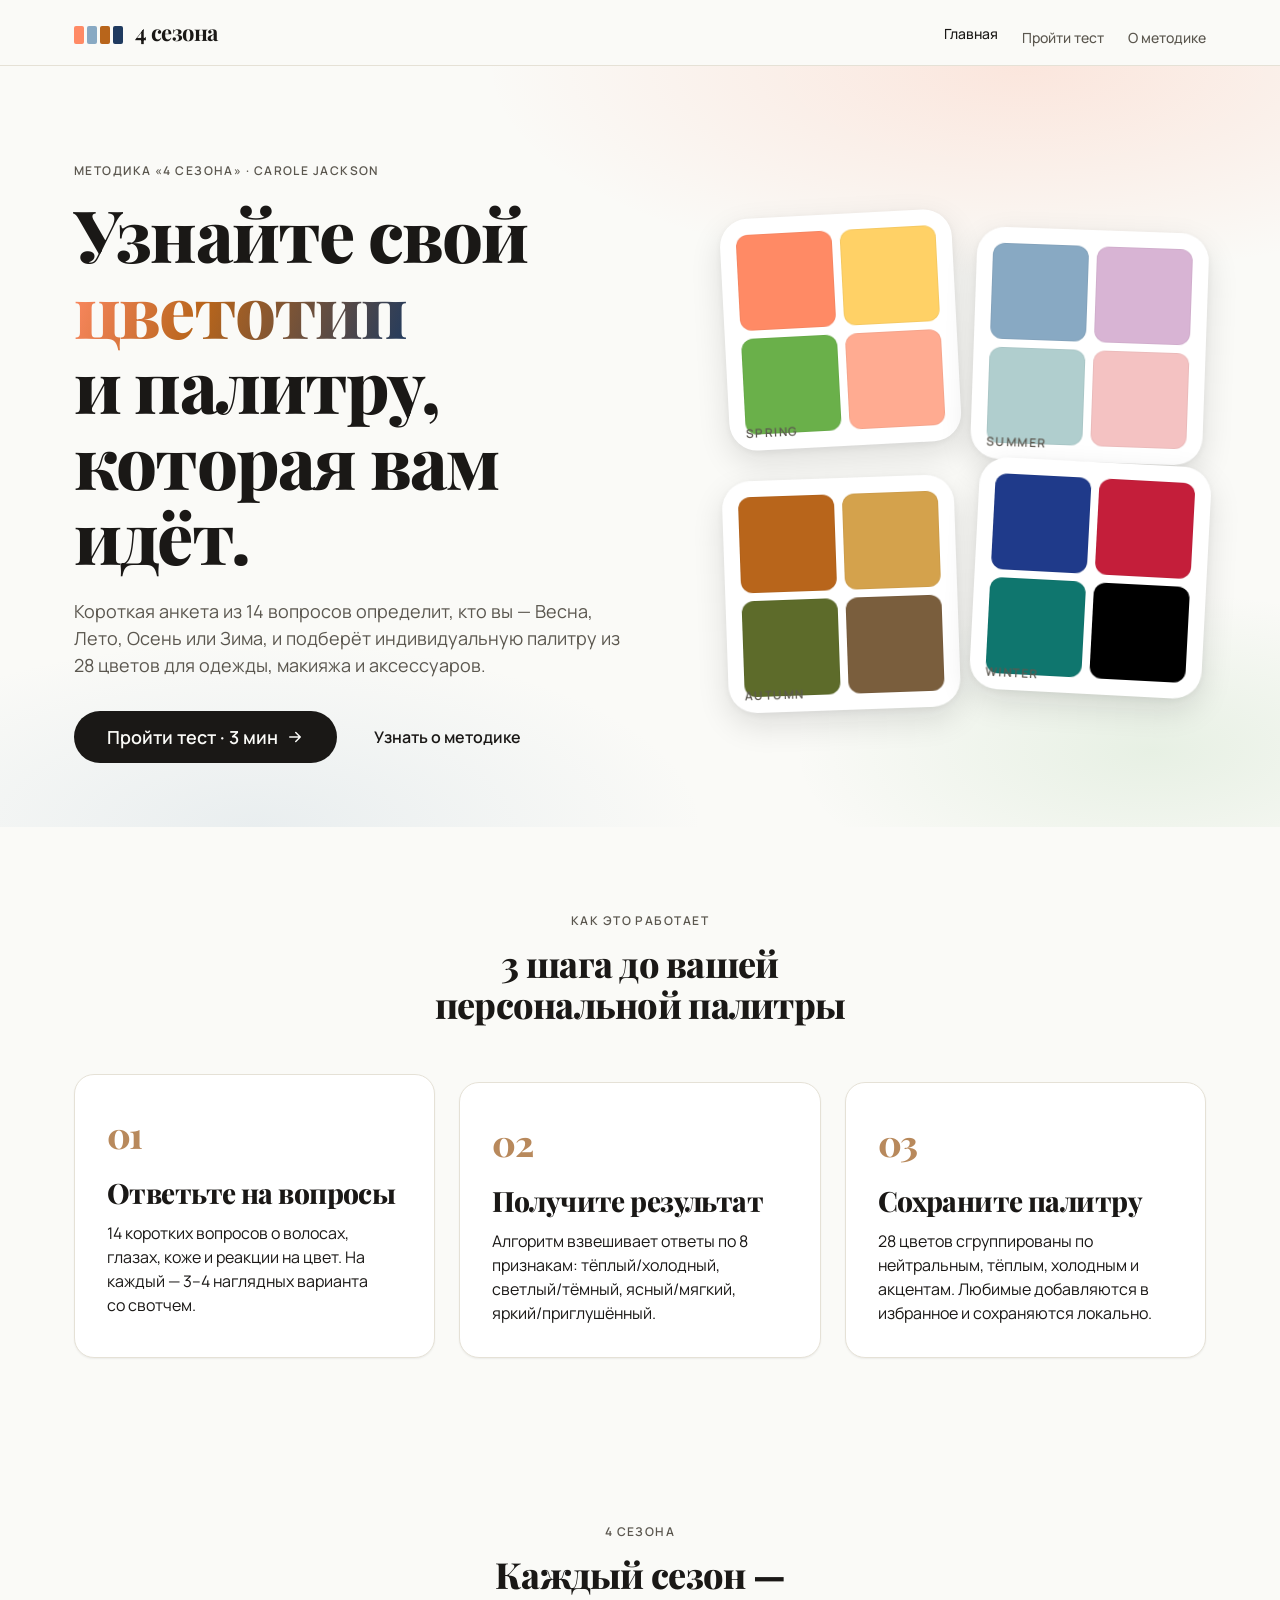
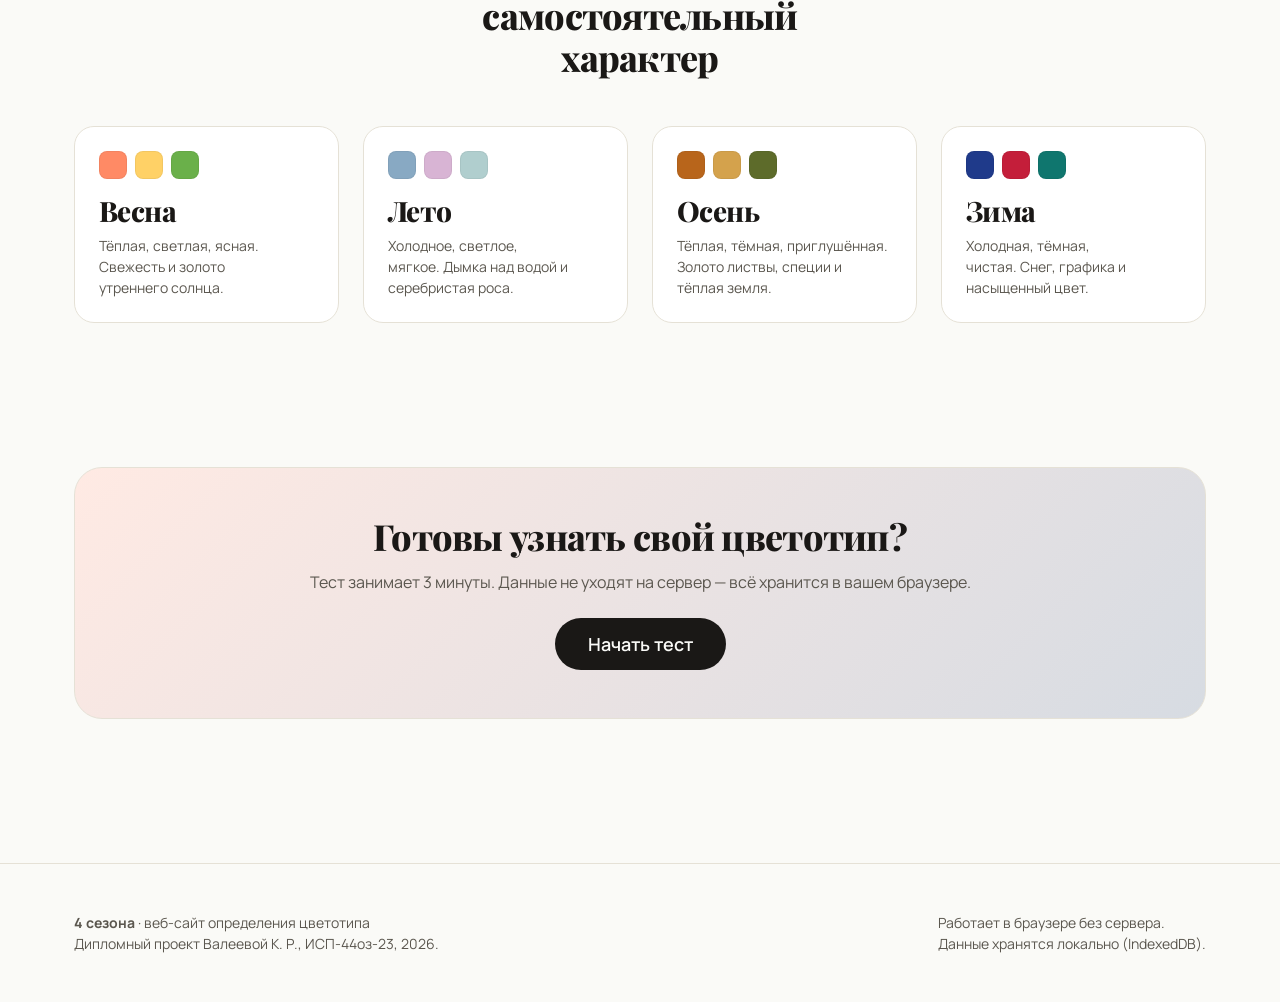
<file: index.html>
<!doctype html>
<html lang="ru" data-theme="light">
  <head>
    <meta charset="UTF-8" />
    <meta name="viewport" content="width=device-width, initial-scale=1.0" />
    <meta name="theme-color" content="#fafaf7" />
    <meta name="description" content="Определите свой цветотип по методике «4 сезона» — анкета, индивидуальная палитра, рекомендации по цветам." />
    <title>4 сезона — определение цветотипа</title>
    <link rel="icon" type="image/svg+xml" href="./assets/favicon-DSIYKlfr.svg" />
    <link rel="preconnect" href="https://fonts.googleapis.com" />
    <link rel="preconnect" href="https://fonts.gstatic.com" crossorigin />
    <link rel="stylesheet" href="https://fonts.googleapis.com/css2?family=Manrope:wght@400;500;600;700;800&family=Playfair+Display:ital,wght@0,400;0,700;1,400&display=swap" />
    <script type="module" crossorigin src="./assets/main-CthzuSjB.js"></script>
    <link rel="modulepreload" crossorigin href="./assets/chrome-wK2Qf8XE.js">
    <link rel="stylesheet" crossorigin href="./assets/chrome-CmpPD_js.css?v=20260516-fix">
    <link rel="stylesheet" crossorigin href="./assets/main-DQRbw_kM.css?v=20260516-fix">
  </head>
  <body data-page="home">
    <main id="main">
      <!-- HERO -->
      <section class="hero">
        <div class="container hero__inner">
          <div class="hero__content reveal">
            <div class="eyebrow">Методика «4 сезона» · Carole Jackson</div>
            <h1 class="hero__title">
              Узнайте свой <span class="hero__title-mark">цветотип</span>
              <br />и палитру, которая вам идёт.
            </h1>
            <p class="hero__lede">
              Короткая анкета из 14 вопросов определит, кто вы — Весна, Лето,
              Осень или Зима, и подберёт индивидуальную палитру из 28 цветов
              для одежды, макияжа и аксессуаров.
            </p>
            <div class="hero__actions">
              <a class="btn btn--primary btn--lg" href="./quiz.html">
                Пройти тест · 3 мин
                <svg width="18" height="18" viewBox="0 0 24 24" fill="none" aria-hidden="true">
                  <path d="M5 12h14m-6-6 6 6-6 6" stroke="currentColor" stroke-width="2" stroke-linecap="round" stroke-linejoin="round"/>
                </svg>
              </a>
              <a class="btn btn--ghost" href="./about.html">Узнать о методике</a>
            </div>
          </div>
          <div class="hero__visual reveal" aria-hidden="true">
            <div class="hero-bouquet">
              <div class="hero-bouquet__season" data-season="spring">
                <span style="background:#FF8A65"></span>
                <span style="background:#FFD166"></span>
                <span style="background:#6AB04A"></span>
                <span style="background:#FFAB91"></span>
              </div>
              <div class="hero-bouquet__season" data-season="summer">
                <span style="background:#88A9C3"></span>
                <span style="background:#D8B4D4"></span>
                <span style="background:#B0CECE"></span>
                <span style="background:#F4C2C2"></span>
              </div>
              <div class="hero-bouquet__season" data-season="autumn">
                <span style="background:#B8651B"></span>
                <span style="background:#D4A24C"></span>
                <span style="background:#5D6B2A"></span>
                <span style="background:#7A5E3D"></span>
              </div>
              <div class="hero-bouquet__season" data-season="winter">
                <span style="background:#1F3A8A"></span>
                <span style="background:#C41E3A"></span>
                <span style="background:#0F766E"></span>
                <span style="background:#000000"></span>
              </div>
            </div>
          </div>
        </div>
      </section>

      <!-- HOW IT WORKS -->
      <section class="section how">
        <div class="container">
          <header class="section-head reveal">
            <span class="eyebrow">Как это работает</span>
            <h2>3 шага до вашей персональной палитры</h2>
          </header>
          <ol class="how__steps">
            <li class="how__step card card--padded reveal">
              <div class="how__step-num">01</div>
              <h3>Ответьте на вопросы</h3>
              <p>14 коротких вопросов о волосах, глазах, коже и реакции на цвет. На каждый — 3–4 наглядных варианта со свотчем.</p>
            </li>
            <li class="how__step card card--padded reveal">
              <div class="how__step-num">02</div>
              <h3>Получите результат</h3>
              <p>Алгоритм взвешивает ответы по 8 признакам: тёплый/холодный, светлый/тёмный, ясный/мягкий, яркий/приглушённый.</p>
            </li>
            <li class="how__step card card--padded reveal">
              <div class="how__step-num">03</div>
              <h3>Сохраните палитру</h3>
              <p>28 цветов сгруппированы по нейтральным, тёплым, холодным и акцентам. Любимые добавляются в избранное и сохраняются локально.</p>
            </li>
          </ol>
        </div>
      </section>

      <!-- SEASONS PREVIEW -->
      <section class="section seasons-preview">
        <div class="container">
          <header class="section-head reveal">
            <span class="eyebrow">4 сезона</span>
            <h2>Каждый сезон — самостоятельный характер</h2>
          </header>
          <div class="grid-auto" style="--grid-min: 220px;">
            <article class="season-card reveal" data-season="spring">
              <div class="season-card__chips">
                <span style="background:#FF8A65"></span>
                <span style="background:#FFD166"></span>
                <span style="background:#6AB04A"></span>
              </div>
              <h3>Весна</h3>
              <p>Тёплая, светлая, ясная. Свежесть и золото утреннего солнца.</p>
            </article>
            <article class="season-card reveal" data-season="summer">
              <div class="season-card__chips">
                <span style="background:#88A9C3"></span>
                <span style="background:#D8B4D4"></span>
                <span style="background:#B0CECE"></span>
              </div>
              <h3>Лето</h3>
              <p>Холодное, светлое, мягкое. Дымка над водой и серебристая роса.</p>
            </article>
            <article class="season-card reveal" data-season="autumn">
              <div class="season-card__chips">
                <span style="background:#B8651B"></span>
                <span style="background:#D4A24C"></span>
                <span style="background:#5D6B2A"></span>
              </div>
              <h3>Осень</h3>
              <p>Тёплая, тёмная, приглушённая. Золото листвы, специи и тёплая земля.</p>
            </article>
            <article class="season-card reveal" data-season="winter">
              <div class="season-card__chips">
                <span style="background:#1F3A8A"></span>
                <span style="background:#C41E3A"></span>
                <span style="background:#0F766E"></span>
              </div>
              <h3>Зима</h3>
              <p>Холодная, тёмная, чистая. Снег, графика и насыщенный цвет.</p>
            </article>
          </div>
        </div>
      </section>

      <!-- CTA -->
      <section class="cta">
        <div class="container">
          <div class="cta__card reveal">
            <h2>Готовы узнать свой цветотип?</h2>
            <p>Тест занимает 3 минуты. Данные не уходят на сервер — всё хранится в вашем браузере.</p>
            <a class="btn btn--primary btn--lg" href="./quiz.html">Начать тест</a>
          </div>
        </div>
      </section>
    </main>
  </body>
</html>
</file>
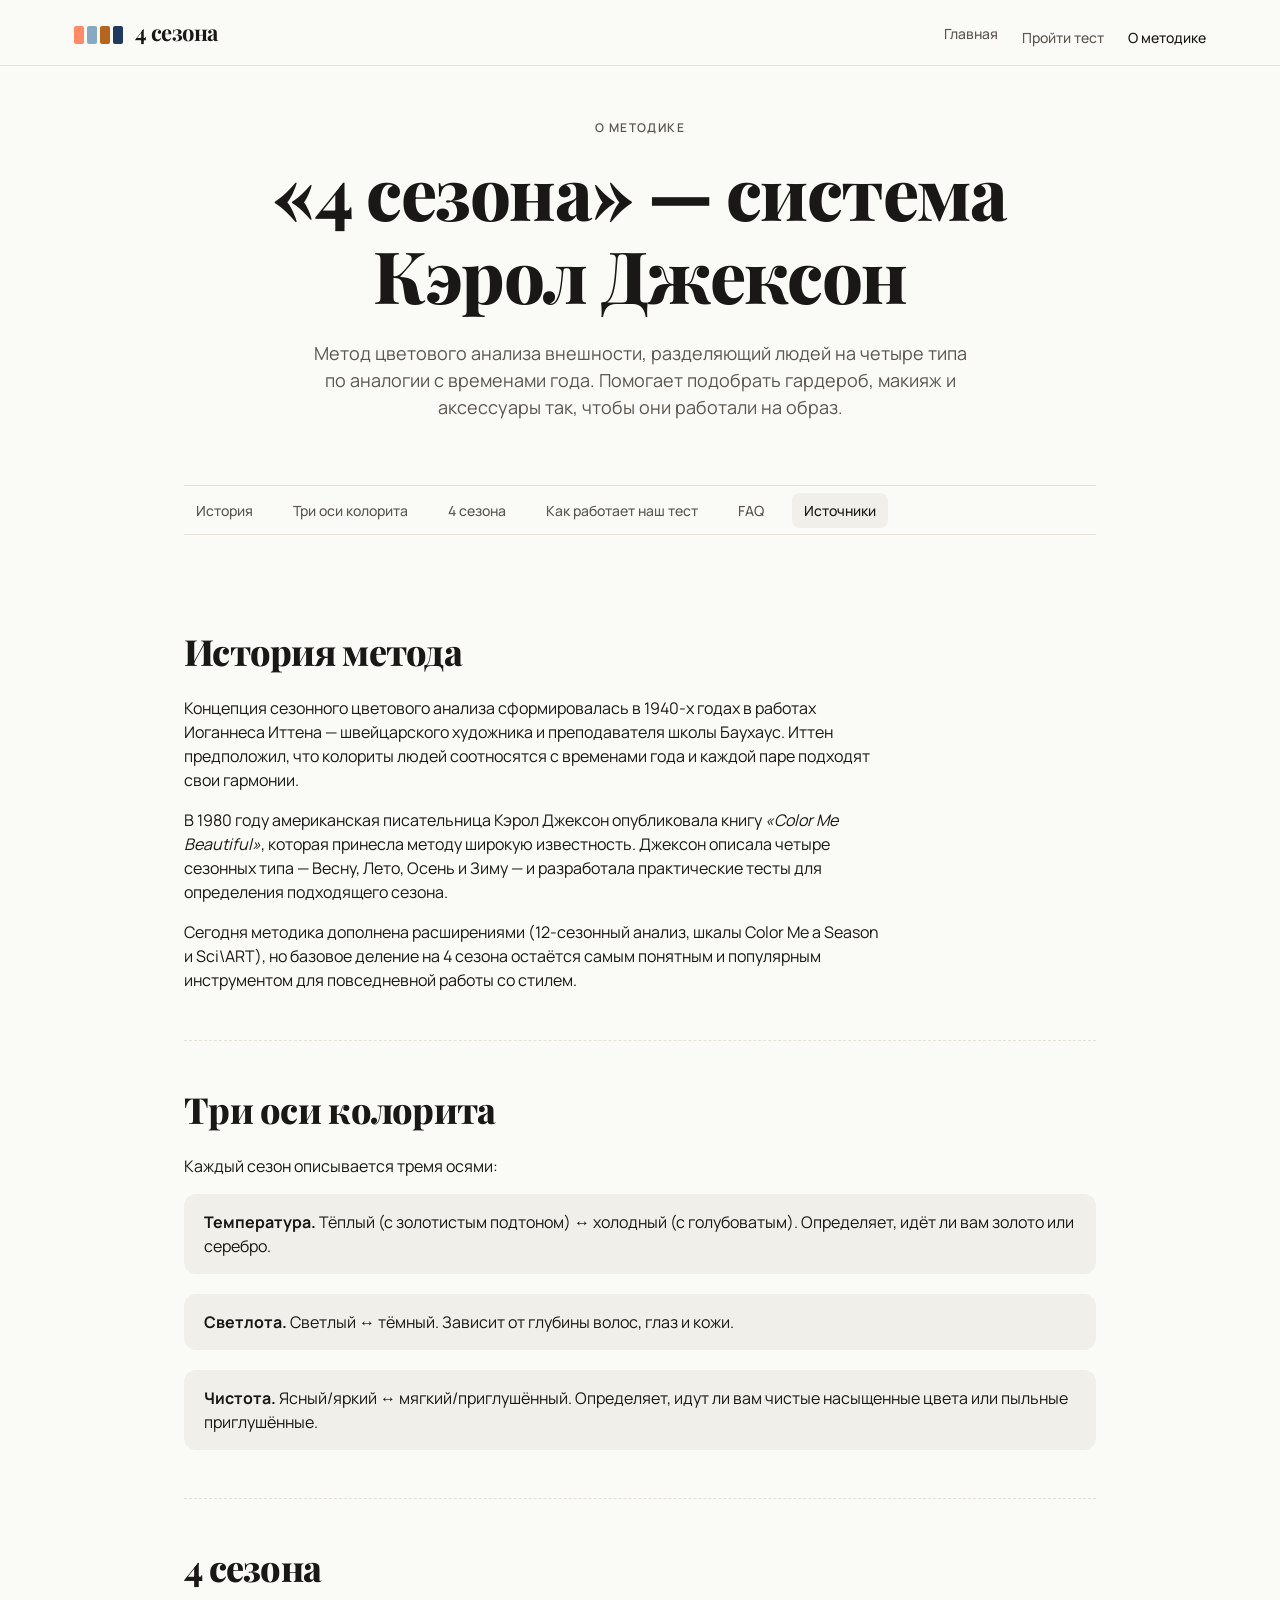
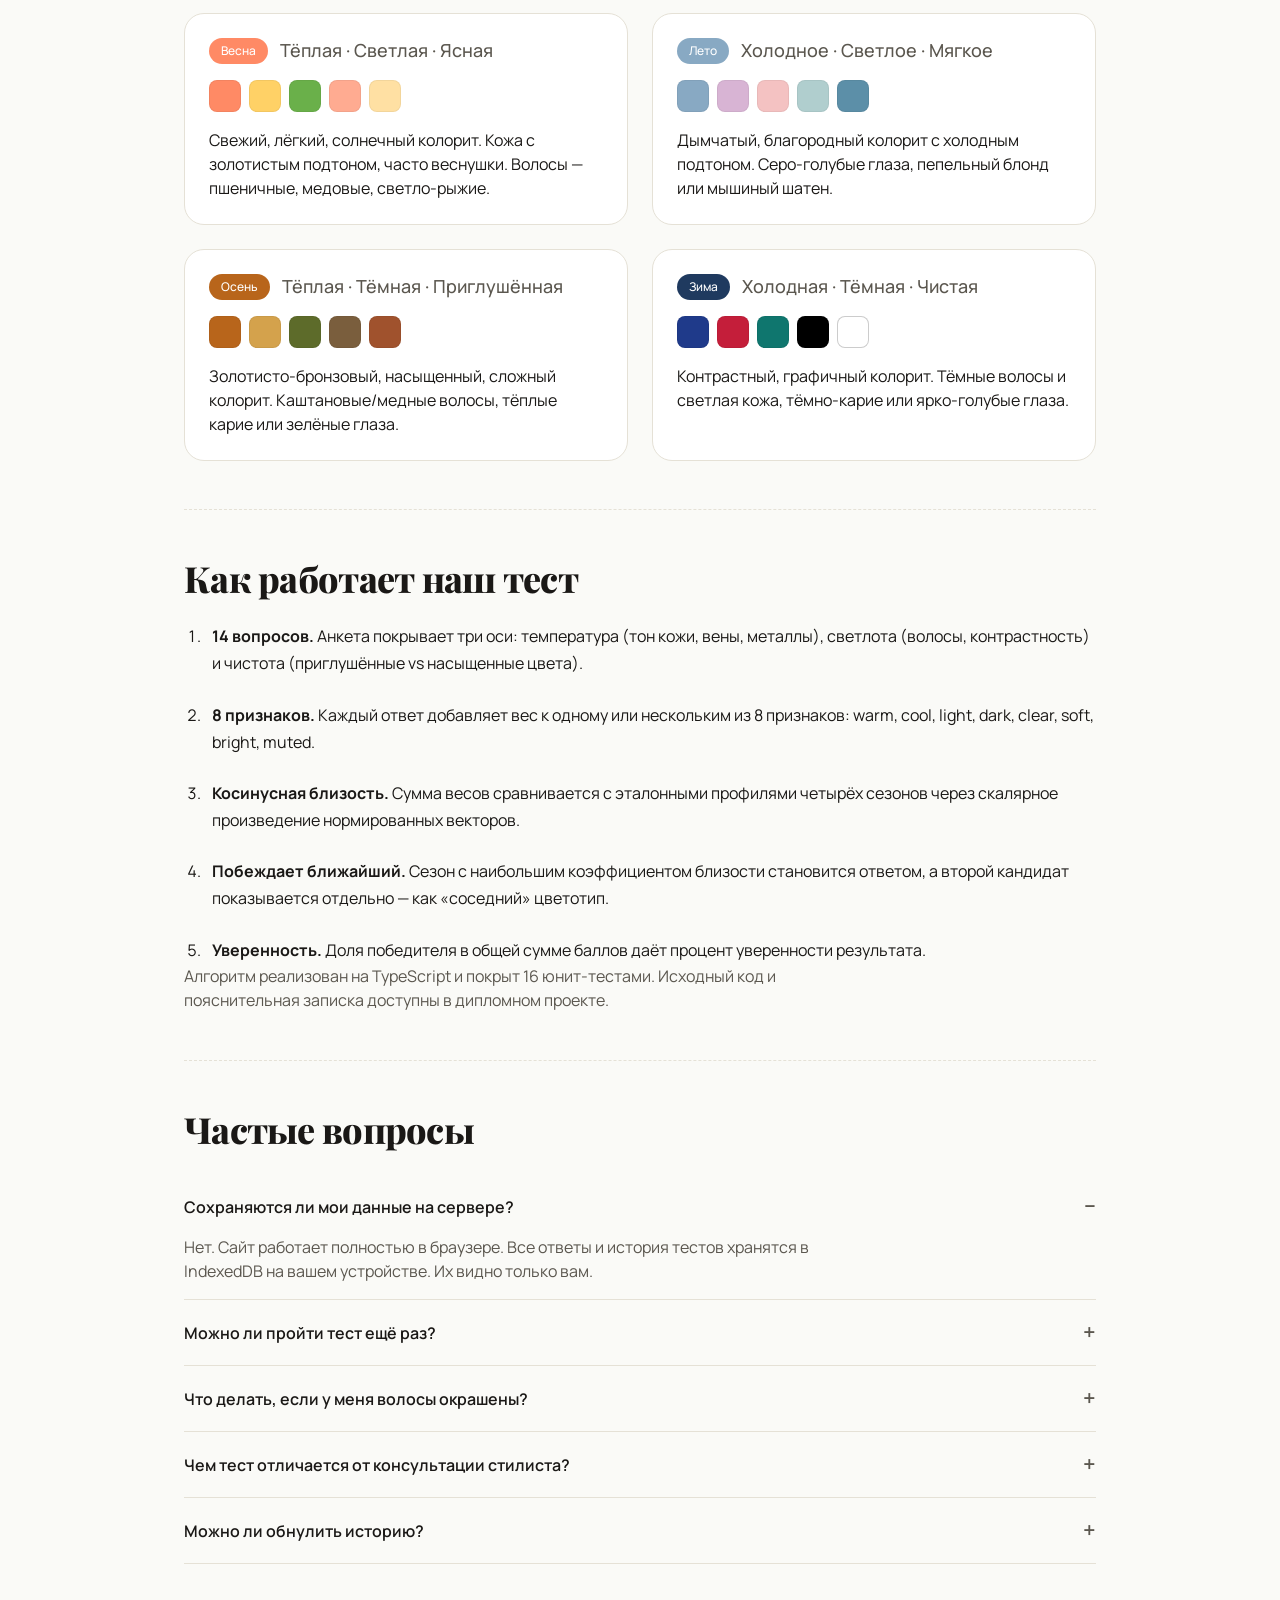
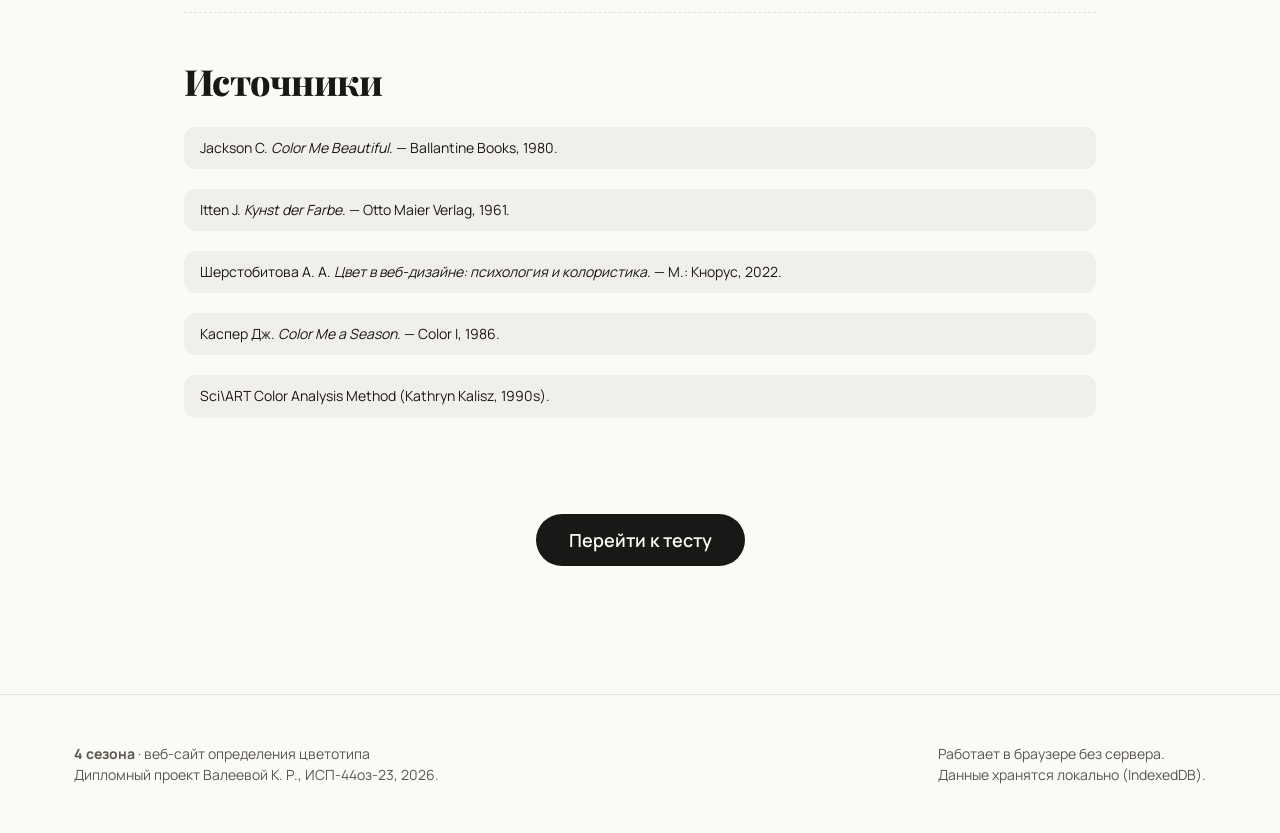
<file: about.html>
<!doctype html>
<html lang="ru" data-theme="light">
  <head>
    <meta charset="UTF-8" />
    <meta name="viewport" content="width=device-width, initial-scale=1.0" />
    <meta name="theme-color" content="#fafaf7" />
    <title>О методике «4 сезона»</title>
    <link rel="icon" type="image/svg+xml" href="./assets/favicon-DSIYKlfr.svg" />
    <link rel="preconnect" href="https://fonts.googleapis.com" />
    <link rel="preconnect" href="https://fonts.gstatic.com" crossorigin />
    <link rel="stylesheet" href="https://fonts.googleapis.com/css2?family=Manrope:wght@400;500;600;700;800&family=Playfair+Display:ital,wght@0,400;0,700;1,400&display=swap" />
    <script type="module" crossorigin src="./assets/about-DW3j091v.js"></script>
    <link rel="modulepreload" crossorigin href="./assets/chrome-wK2Qf8XE.js">
    <link rel="stylesheet" crossorigin href="./assets/chrome-CmpPD_js.css?v=20260516-fix">
    <link rel="stylesheet" crossorigin href="./assets/about-C-vaChTn.css?v=20260516-fix">
  </head>
  <body data-page="about">
    <main id="main">
      <div class="container container-md">
        <header class="about-hero">
          <span class="eyebrow">О методике</span>
          <h1>«4 сезона» — система Кэрол Джексон</h1>
          <p class="about-hero__lede">
            Метод цветового анализа внешности, разделяющий людей на четыре
            типа по аналогии с временами года. Помогает подобрать гардероб,
            макияж и аксессуары так, чтобы они работали на образ.
          </p>
        </header>

        <nav class="about-toc" aria-label="Содержание">
          <ul>
            <li><a href="#history">История</a></li>
            <li><a href="#axes">Три оси колорита</a></li>
            <li><a href="#seasons">4 сезона</a></li>
            <li><a href="#how">Как работает наш тест</a></li>
            <li><a href="#faq">FAQ</a></li>
            <li><a href="#sources">Источники</a></li>
          </ul>
        </nav>

        <section id="history" class="about-section">
          <h2>История метода</h2>
          <p>
            Концепция сезонного цветового анализа сформировалась в 1940-х годах
            в работах Иоганнеса Иттена — швейцарского художника и преподавателя
            школы Баухаус. Иттен предположил, что колориты людей соотносятся
            с временами года и каждой паре подходят свои гармонии.
          </p>
          <p>
            В 1980 году американская писательница Кэрол Джексон опубликовала
            книгу <em>«Color Me Beautiful»</em>, которая принесла методу
            широкую известность. Джексон описала четыре сезонных типа —
            Весну, Лето, Осень и Зиму — и разработала практические тесты для
            определения подходящего сезона.
          </p>
          <p>
            Сегодня методика дополнена расширениями (12-сезонный анализ,
            шкалы Color Me a Season и Sci\ART), но базовое деление на 4 сезона
            остаётся самым понятным и популярным инструментом для повседневной
            работы со стилем.
          </p>
        </section>

        <section id="axes" class="about-section">
          <h2>Три оси колорита</h2>
          <p>Каждый сезон описывается тремя осями:</p>
          <ul class="axis-list">
            <li>
              <strong>Температура.</strong>
              Тёплый (с золотистым подтоном) ↔ холодный (с голубоватым).
              Определяет, идёт ли вам золото или серебро.
            </li>
            <li>
              <strong>Светлота.</strong>
              Светлый ↔ тёмный. Зависит от глубины волос, глаз и кожи.
            </li>
            <li>
              <strong>Чистота.</strong>
              Ясный/яркий ↔ мягкий/приглушённый. Определяет, идут ли вам
              чистые насыщенные цвета или пыльные приглушённые.
            </li>
          </ul>
        </section>

        <section id="seasons" class="about-section">
          <h2>4 сезона</h2>
          <div class="seasons-detail">
            <article class="season-detail" data-season="spring">
              <header>
                <span class="badge badge--season-spring">Весна</span>
                <h3>Тёплая · Светлая · Ясная</h3>
              </header>
              <div class="season-detail__chips">
                <span style="background:#FF8A65"></span>
                <span style="background:#FFD166"></span>
                <span style="background:#6AB04A"></span>
                <span style="background:#FFAB91"></span>
                <span style="background:#FFE0A3"></span>
              </div>
              <p>Свежий, лёгкий, солнечный колорит. Кожа с золотистым подтоном, часто веснушки. Волосы — пшеничные, медовые, светло-рыжие.</p>
            </article>
            <article class="season-detail" data-season="summer">
              <header>
                <span class="badge badge--season-summer">Лето</span>
                <h3>Холодное · Светлое · Мягкое</h3>
              </header>
              <div class="season-detail__chips">
                <span style="background:#88A9C3"></span>
                <span style="background:#D8B4D4"></span>
                <span style="background:#F4C2C2"></span>
                <span style="background:#B0CECE"></span>
                <span style="background:#5C8FA8"></span>
              </div>
              <p>Дымчатый, благородный колорит с холодным подтоном. Серо-голубые глаза, пепельный блонд или мышиный шатен.</p>
            </article>
            <article class="season-detail" data-season="autumn">
              <header>
                <span class="badge badge--season-autumn">Осень</span>
                <h3>Тёплая · Тёмная · Приглушённая</h3>
              </header>
              <div class="season-detail__chips">
                <span style="background:#B8651B"></span>
                <span style="background:#D4A24C"></span>
                <span style="background:#5D6B2A"></span>
                <span style="background:#7A5E3D"></span>
                <span style="background:#A0522D"></span>
              </div>
              <p>Золотисто-бронзовый, насыщенный, сложный колорит. Каштановые/медные волосы, тёплые карие или зелёные глаза.</p>
            </article>
            <article class="season-detail" data-season="winter">
              <header>
                <span class="badge badge--season-winter">Зима</span>
                <h3>Холодная · Тёмная · Чистая</h3>
              </header>
              <div class="season-detail__chips">
                <span style="background:#1F3A8A"></span>
                <span style="background:#C41E3A"></span>
                <span style="background:#0F766E"></span>
                <span style="background:#000000"></span>
                <span style="background:#FFFFFF; box-shadow: inset 0 0 0 1px #ccc;"></span>
              </div>
              <p>Контрастный, графичный колорит. Тёмные волосы и светлая кожа, тёмно-карие или ярко-голубые глаза.</p>
            </article>
          </div>
        </section>

        <section id="how" class="about-section">
          <h2>Как работает наш тест</h2>
          <ol class="how-list">
            <li><strong>14 вопросов.</strong> Анкета покрывает три оси: температура (тон кожи, вены, металлы), светлота (волосы, контрастность) и чистота (приглушённые vs насыщенные цвета).</li>
            <li><strong>8 признаков.</strong> Каждый ответ добавляет вес к одному или нескольким из 8 признаков: warm, cool, light, dark, clear, soft, bright, muted.</li>
            <li><strong>Косинусная близость.</strong> Сумма весов сравнивается с эталонными профилями четырёх сезонов через скалярное произведение нормированных векторов.</li>
            <li><strong>Побеждает ближайший.</strong> Сезон с наибольшим коэффициентом близости становится ответом, а второй кандидат показывается отдельно — как «соседний» цветотип.</li>
            <li><strong>Уверенность.</strong> Доля победителя в общей сумме баллов даёт процент уверенности результата.</li>
          </ol>
          <p class="text-muted">
            Алгоритм реализован на TypeScript и покрыт 16 юнит-тестами. Исходный код
            и пояснительная записка доступны в дипломном проекте.
          </p>
        </section>

        <section id="faq" class="about-section">
          <h2>Частые вопросы</h2>
          <details class="faq-item" open>
            <summary>Сохраняются ли мои данные на сервере?</summary>
            <p>Нет. Сайт работает полностью в браузере. Все ответы и история тестов хранятся в IndexedDB на вашем устройстве. Их видно только вам.</p>
          </details>
          <details class="faq-item">
            <summary>Можно ли пройти тест ещё раз?</summary>
            <p>Да, сколько угодно. Каждое прохождение сохраняется в истории, и результаты можно сравнить.</p>
          </details>
          <details class="faq-item">
            <summary>Что делать, если у меня волосы окрашены?</summary>
            <p>Отвечайте, исходя из <em>натурального</em> цвета волос (или цвета у корней). Окрашенные пряди могут сместить результат.</p>
          </details>
          <details class="faq-item">
            <summary>Чем тест отличается от консультации стилиста?</summary>
            <p>Тест даёт первичную ориентацию по методике 4 сезона. Профессиональный анализ (color drape) даст более точный результат, но потребует личной встречи.</p>
          </details>
          <details class="faq-item">
            <summary>Можно ли обнулить историю?</summary>
            <p>Да — очистите данные сайта в настройках браузера или удалите БД <code>four-seasons-db</code> в DevTools → Application → IndexedDB.</p>
          </details>
        </section>

        <section id="sources" class="about-section">
          <h2>Источники</h2>
          <ul class="sources-list">
            <li>Jackson C. <em>Color Me Beautiful</em>. — Ballantine Books, 1980.</li>
            <li>Itten J. <em>Кунst der Farbe</em>. — Otto Maier Verlag, 1961.</li>
            <li>Шерстобитова А. А. <em>Цвет в веб-дизайне: психология и колористика</em>. — М.: Кнорус, 2022.</li>
            <li>Каспер Дж. <em>Color Me a Season</em>. — Color I, 1986.</li>
            <li>Sci\ART Color Analysis Method (Kathryn Kalisz, 1990s).</li>
          </ul>
        </section>

        <div class="about-cta">
          <a class="btn btn--primary btn--lg" href="./quiz.html">Перейти к тесту</a>
        </div>
      </div>
    </main>
  </body>
</html>
</file>
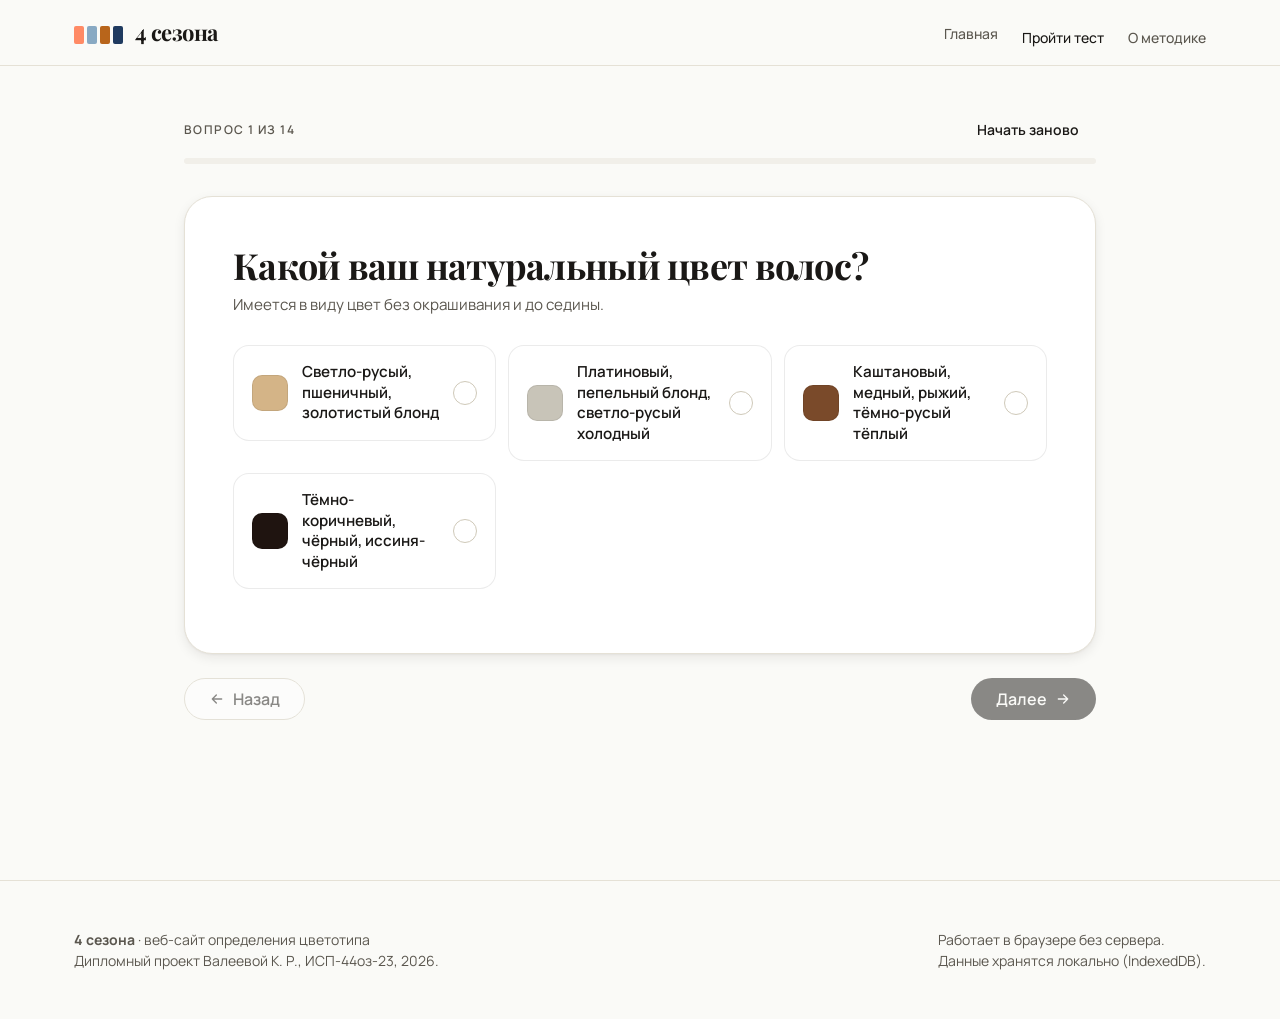
<file: quiz.html>
<!doctype html>
<html lang="ru" data-theme="light">
  <head>
    <meta charset="UTF-8" />
    <meta name="viewport" content="width=device-width, initial-scale=1.0" />
    <meta name="theme-color" content="#fafaf7" />
    <title>Анкета — 4 сезона</title>
    <link rel="icon" type="image/svg+xml" href="./assets/favicon-DSIYKlfr.svg" />
    <link rel="preconnect" href="https://fonts.googleapis.com" />
    <link rel="preconnect" href="https://fonts.gstatic.com" crossorigin />
    <link rel="stylesheet" href="https://fonts.googleapis.com/css2?family=Manrope:wght@400;500;600;700;800&family=Playfair+Display:ital,wght@0,400;0,700;1,400&display=swap" />
    <script type="module" crossorigin src="./assets/quiz-BBySo5DG.js?v=20260516-fix"></script>
    <link rel="modulepreload" crossorigin href="./assets/chrome-wK2Qf8XE.js">
    <link rel="modulepreload" crossorigin href="./assets/repository-ozUnIGay.js">
    <link rel="stylesheet" crossorigin href="./assets/chrome-CmpPD_js.css?v=20260516-fix">
    <link rel="stylesheet" crossorigin href="./assets/quiz-B3WrUPtr.css?v=20260516-fix">
  </head>
  <body data-page="quiz">
    <main id="main" class="quiz-main">
      <div class="container container-md">
        <header class="quiz-header" id="quiz-header">
          <div class="quiz-header__top">
            <span class="eyebrow" id="quiz-counter">Вопрос 1 из 14</span>
            <button type="button" class="btn btn--ghost btn--sm" id="quiz-reset" hidden>
              Начать заново
            </button>
          </div>
          <div class="progress" aria-hidden="true">
            <div class="progress__bar" id="quiz-progress" style="width: 0%"></div>
          </div>
        </header>

        <article class="quiz-card" id="quiz-card">
          <question-card id="quiz-question"></question-card>
        </article>

        <footer class="quiz-footer">
          <button type="button" class="btn btn--secondary" id="quiz-prev" disabled>
            <svg width="16" height="16" viewBox="0 0 24 24" fill="none" aria-hidden="true">
              <path d="M19 12H5m6 6-6-6 6-6" stroke="currentColor" stroke-width="2" stroke-linecap="round" stroke-linejoin="round"/>
            </svg>
            Назад
          </button>
          <button type="button" class="btn btn--primary" id="quiz-next" disabled>
            Далее
            <svg width="16" height="16" viewBox="0 0 24 24" fill="none" aria-hidden="true">
              <path d="M5 12h14m-6-6 6 6-6 6" stroke="currentColor" stroke-width="2" stroke-linecap="round" stroke-linejoin="round"/>
            </svg>
          </button>
        </footer>
      </div>
    </main>
  </body>
</html>
</file>
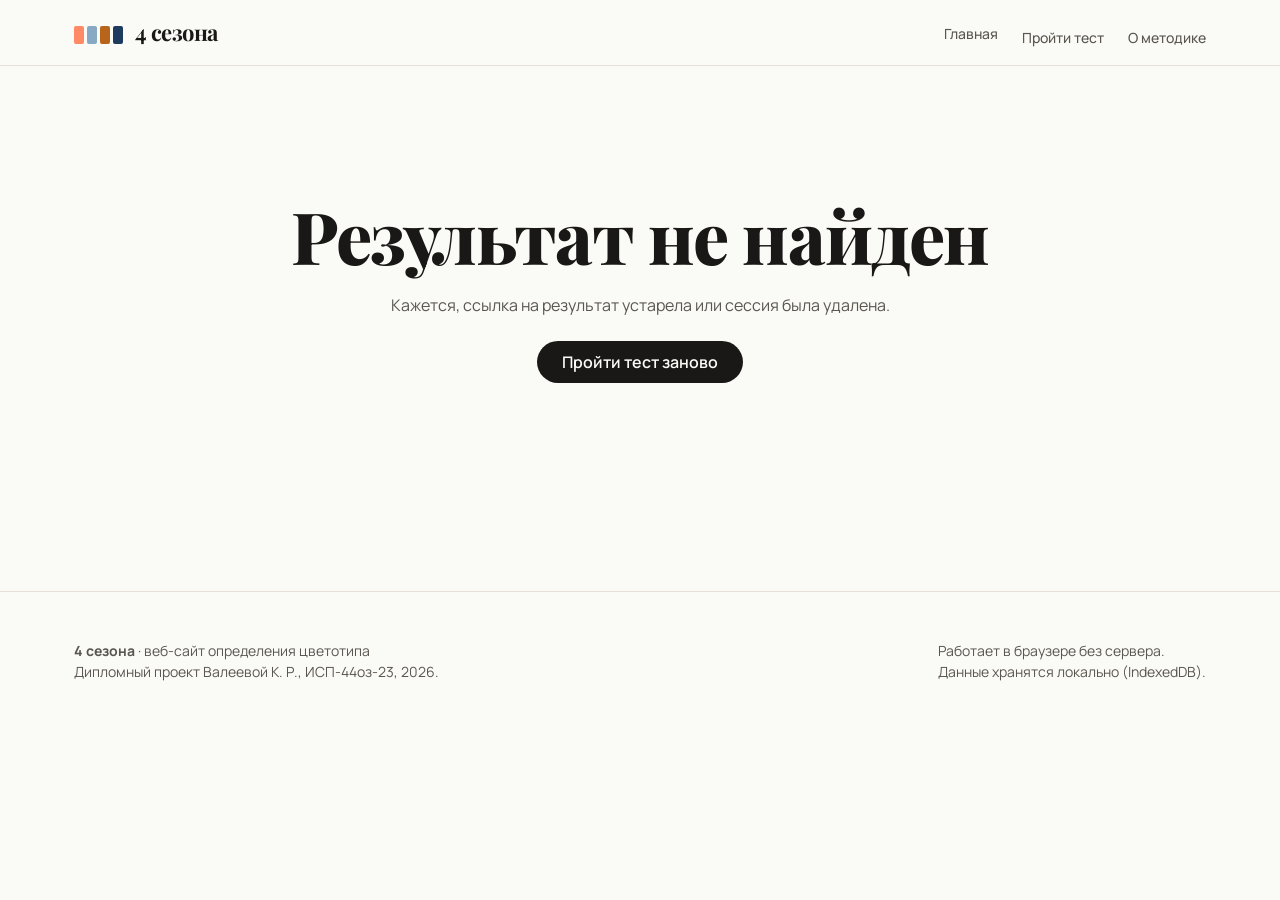
<file: result.html>
<!doctype html>
<html lang="ru" data-theme="light">
  <head>
    <meta charset="UTF-8" />
    <meta name="viewport" content="width=device-width, initial-scale=1.0" />
    <meta name="theme-color" content="#fafaf7" />
    <title>Результат — 4 сезона</title>
    <link rel="icon" type="image/svg+xml" href="./assets/favicon-DSIYKlfr.svg" />
    <link rel="preconnect" href="https://fonts.googleapis.com" />
    <link rel="preconnect" href="https://fonts.gstatic.com" crossorigin />
    <link rel="stylesheet" href="https://fonts.googleapis.com/css2?family=Manrope:wght@400;500;600;700;800&family=Playfair+Display:ital,wght@0,400;0,700;1,400&display=swap" />
    <script type="module" crossorigin src="./assets/result-DnST5uKK.js"></script>
    <link rel="modulepreload" crossorigin href="./assets/chrome-wK2Qf8XE.js">
    <link rel="modulepreload" crossorigin href="./assets/repository-ozUnIGay.js">
    <link rel="stylesheet" crossorigin href="./assets/chrome-CmpPD_js.css?v=20260516-fix">
    <link rel="stylesheet" crossorigin href="./assets/result-mLj4lnqw.css?v=20260516-fix">
  </head>
  <body data-page="result">
    <main id="main">
      <div class="container" id="result-container">
        <p class="result-loading">Загружаем ваш результат…</p>
      </div>
    </main>
  </body>
</html>
</file>
<file: assets/chrome-CmpPD_js.css>
:root{--c-bg: #fafaf7;--c-bg-elevated: #ffffff;--c-bg-muted: #f1efe9;--c-fg: #1a1816;--c-fg-muted: #5b574f;--c-fg-subtle: #8a857b;--c-border: #e5e1d6;--c-border-strong:#cfc9b9;--c-accent: #b8895c;--c-accent-fg: #ffffff;--c-focus: #6b8af0;--c-danger: #c0413f;--c-success: #4a8a3e;--season-spring-primary: #ff8a65;--season-spring-secondary: #ffd166;--season-spring-accent: #6ab04a;--season-spring-bg: #fff4e6;--season-spring-fg: #5d3a1e;--season-summer-primary: #88a9c3;--season-summer-secondary: #d8b4d4;--season-summer-accent: #6b8e9a;--season-summer-bg: #eef3f7;--season-summer-fg: #2a3b48;--season-autumn-primary: #b8651b;--season-autumn-secondary: #8a4f2a;--season-autumn-accent: #5d6b2a;--season-autumn-bg: #f4ead8;--season-autumn-fg: #3a2412;--season-winter-primary: #1f3a5f;--season-winter-secondary: #c41e3a;--season-winter-accent: #6a4e8c;--season-winter-bg: #ebeef3;--season-winter-fg: #0d1929;--font-sans: "Manrope", "Inter", -apple-system, BlinkMacSystemFont, "Segoe UI", Roboto, sans-serif;--font-display: "Playfair Display", "Manrope", Georgia, serif;--font-mono: "JetBrains Mono", "Cascadia Code", Consolas, monospace;--fs-xs: .75rem;--fs-sm: .875rem;--fs-md: 1rem;--fs-lg: 1.125rem;--fs-xl: 1.375rem;--fs-2xl: 1.75rem;--fs-3xl: 2.25rem;--fs-4xl: 3rem;--fs-hero: clamp(2.5rem, 6vw, 4.5rem);--lh-tight: 1.15;--lh-snug: 1.3;--lh-normal: 1.5;--lh-relaxed:1.7;--fw-regular: 400;--fw-medium: 500;--fw-semibold:600;--fw-bold: 700;--fw-display: 800;--sp-0: 0;--sp-1: .25rem;--sp-2: .5rem;--sp-3: .75rem;--sp-4: 1rem;--sp-5: 1.25rem;--sp-6: 1.5rem;--sp-8: 2rem;--sp-10: 2.5rem;--sp-12: 3rem;--sp-16: 4rem;--sp-20: 5rem;--sp-24: 6rem;--sp-32: 8rem;--r-xs: 4px;--r-sm: 8px;--r-md: 12px;--r-lg: 20px;--r-xl: 28px;--r-pill:9999px;--shadow-sm: 0 1px 2px rgba(20, 18, 14, .06);--shadow-md: 0 4px 12px rgba(20, 18, 14, .08), 0 1px 2px rgba(20, 18, 14, .04);--shadow-lg: 0 12px 32px rgba(20, 18, 14, .12), 0 2px 8px rgba(20, 18, 14, .06);--shadow-xl: 0 24px 64px rgba(20, 18, 14, .16), 0 4px 16px rgba(20, 18, 14, .08);--shadow-focus: 0 0 0 3px rgba(107, 138, 240, .35);--t-fast: .12s;--t-medium: .24s;--t-slow: .4s;--ease-out: cubic-bezier(.22, .61, .36, 1);--ease-in-out: cubic-bezier(.65, 0, .35, 1);--ease-bouncy: cubic-bezier(.34, 1.56, .64, 1);--container-narrow: 720px;--container-md: 960px;--container-wide: 1180px;--z-base: 1;--z-elevate: 10;--z-overlay: 100;--z-modal: 1000;--z-toast: 2000}@media (prefers-color-scheme: dark){:root:not([data-theme=light]){--c-bg: #15130f;--c-bg-elevated: #1f1c17;--c-bg-muted: #28241e;--c-fg: #f1ede2;--c-fg-muted: #a59f8e;--c-fg-subtle: #76705f;--c-border: #322d24;--c-border-strong:#4a4339;--shadow-sm: 0 1px 2px rgba(0, 0, 0, .4);--shadow-md: 0 4px 12px rgba(0, 0, 0, .5), 0 1px 2px rgba(0, 0, 0, .3);--shadow-lg: 0 12px 32px rgba(0, 0, 0, .55), 0 2px 8px rgba(0, 0, 0, .35);--shadow-xl: 0 24px 64px rgba(0, 0, 0, .6), 0 4px 16px rgba(0, 0, 0, .4)}}[data-theme=dark]{--c-bg: #15130f;--c-bg-elevated: #1f1c17;--c-bg-muted: #28241e;--c-fg: #f1ede2;--c-fg-muted: #a59f8e;--c-fg-subtle: #76705f;--c-border: #322d24;--c-border-strong:#4a4339}@media (prefers-reduced-motion: reduce){*,*:before,*:after{animation-duration:.01ms!important;transition-duration:.01ms!important;animation-iteration-count:1!important;scroll-behavior:auto!important}}*,*:before,*:after{box-sizing:border-box}*{margin:0;padding:0}html{font-size:16px;-webkit-text-size-adjust:100%;scroll-behavior:smooth}body{min-height:100vh;min-height:100dvh;font-family:var(--font-sans);font-size:var(--fs-md);line-height:var(--lh-normal);color:var(--c-fg);background-color:var(--c-bg);-webkit-font-smoothing:antialiased;-moz-osx-font-smoothing:grayscale;text-rendering:optimizeLegibility;font-feature-settings:"cv11","ss01"}img,picture,svg,video,canvas{display:block;max-width:100%;height:auto}button,input,select,textarea{font:inherit;color:inherit}button{cursor:pointer;background:none;border:none}a{color:inherit;text-decoration-color:var(--c-border-strong);text-decoration-thickness:1.5px;text-underline-offset:3px;transition:text-decoration-color var(--t-fast) var(--ease-out)}a:hover{text-decoration-color:var(--c-accent)}a:focus-visible,button:focus-visible,input:focus-visible,select:focus-visible,textarea:focus-visible{outline:none;box-shadow:var(--shadow-focus);border-radius:var(--r-sm)}h1,h2,h3,h4,h5,h6{font-family:var(--font-display);font-weight:var(--fw-display);line-height:var(--lh-tight);letter-spacing:-.02em;color:var(--c-fg);text-wrap:balance}h1{font-size:var(--fs-hero)}h2{font-size:var(--fs-3xl)}h3{font-size:var(--fs-2xl)}h4{font-size:var(--fs-xl)}h5{font-size:var(--fs-lg)}h6{font-size:var(--fs-md)}p{text-wrap:pretty;max-width:70ch}p+p,p+ul,p+ol{margin-top:var(--sp-4)}ul,ol{padding-inline-start:1.5em}li+li{margin-top:var(--sp-2)}code,kbd,samp,pre{font-family:var(--font-mono);font-size:.9em}code{padding:.15em .4em;background:var(--c-bg-muted);border-radius:var(--r-xs)}pre{padding:var(--sp-4);background:var(--c-bg-muted);border-radius:var(--r-md);overflow-x:auto;border:1px solid var(--c-border)}pre code{padding:0;background:none}hr{border:none;border-top:1px solid var(--c-border);margin-block:var(--sp-8)}.container{width:100%;max-width:var(--container-wide);margin-inline:auto;padding-inline:var(--sp-6)}.container-narrow{max-width:var(--container-narrow)}.container-md{max-width:var(--container-md)}.section{padding-block:var(--sp-16)}@media (min-width: 768px){.section{padding-block:var(--sp-20)}}.sr-only{position:absolute;width:1px;height:1px;padding:0;margin:-1px;overflow:hidden;clip:rect(0,0,0,0);white-space:nowrap;border:0}.skip-link{position:absolute;top:-40px;left:0;background:var(--c-accent);color:var(--c-accent-fg);padding:var(--sp-2) var(--sp-4);z-index:var(--z-toast);transition:top var(--t-fast)}.skip-link:focus{top:0}@view-transition{navigation: auto;}::view-transition-old(root),::view-transition-new(root){animation-duration:var(--t-medium);animation-timing-function:var(--ease-out)}::selection{background:var(--c-accent);color:var(--c-accent-fg)}.btn{display:inline-flex;align-items:center;justify-content:center;gap:var(--sp-2);padding:var(--sp-3) var(--sp-6);font-weight:var(--fw-semibold);font-size:var(--fs-md);line-height:1;border-radius:var(--r-pill);border:1.5px solid transparent;transition:background-color var(--t-fast) var(--ease-out),color var(--t-fast) var(--ease-out),border-color var(--t-fast) var(--ease-out),transform var(--t-fast) var(--ease-out),box-shadow var(--t-fast) var(--ease-out);user-select:none;white-space:nowrap;text-decoration:none}.btn:active:not(:disabled){transform:translateY(1px)}.btn:disabled{opacity:.5;cursor:not-allowed}.btn--primary{background:var(--c-fg);color:var(--c-bg)}.btn--primary:hover:not(:disabled){background:var(--c-accent);color:var(--c-accent-fg)}.btn--secondary{background:var(--c-bg-elevated);color:var(--c-fg);border-color:var(--c-border-strong)}.btn--secondary:hover:not(:disabled){background:var(--c-bg-muted);border-color:var(--c-fg)}.btn--ghost{background:transparent;color:var(--c-fg)}.btn--ghost:hover:not(:disabled){background:var(--c-bg-muted)}.btn--lg{padding:var(--sp-4) var(--sp-8);font-size:var(--fs-lg)}.btn--sm{padding:var(--sp-2) var(--sp-4);font-size:var(--fs-sm)}.btn--block{width:100%}.card{background:var(--c-bg-elevated);border:1px solid var(--c-border);border-radius:var(--r-lg);padding:var(--sp-6);box-shadow:var(--shadow-sm);transition:box-shadow var(--t-medium) var(--ease-out),transform var(--t-medium) var(--ease-out)}.card--interactive:hover{box-shadow:var(--shadow-lg);transform:translateY(-2px)}.card--padded{padding:var(--sp-8)}.badge{display:inline-flex;align-items:center;gap:var(--sp-1);padding:var(--sp-1) var(--sp-3);font-size:var(--fs-xs);font-weight:var(--fw-medium);border-radius:var(--r-pill);background:var(--c-bg-muted);color:var(--c-fg-muted)}.badge--accent{background:var(--c-accent);color:var(--c-accent-fg)}.badge--season-spring{background:var(--season-spring-primary);color:#fff}.badge--season-summer{background:var(--season-summer-primary);color:#fff}.badge--season-autumn{background:var(--season-autumn-primary);color:#fff}.badge--season-winter{background:var(--season-winter-primary);color:#fff}.field{display:flex;flex-direction:column;gap:var(--sp-2)}.field__label{font-size:var(--fs-sm);font-weight:var(--fw-medium);color:var(--c-fg-muted)}.field__input{padding:var(--sp-3) var(--sp-4);border:1.5px solid var(--c-border);border-radius:var(--r-md);background:var(--c-bg-elevated);transition:border-color var(--t-fast) var(--ease-out)}.field__input:hover{border-color:var(--c-border-strong)}.field__input:focus{border-color:var(--c-accent)}.progress{height:6px;background:var(--c-bg-muted);border-radius:var(--r-pill);overflow:hidden}.progress__bar{height:100%;background:linear-gradient(90deg,var(--c-accent),var(--c-fg));border-radius:inherit;transition:width var(--t-medium) var(--ease-out)}.site-header{position:sticky;top:0;z-index:var(--z-elevate);background:color-mix(in srgb,var(--c-bg) 85%,transparent);backdrop-filter:blur(12px);-webkit-backdrop-filter:blur(12px);border-bottom:1px solid var(--c-border)}.site-header__inner{display:flex;align-items:center;justify-content:space-between;gap:var(--sp-6);padding-block:var(--sp-4)}.site-header__brand{font-family:var(--font-display);font-size:var(--fs-xl);font-weight:var(--fw-bold);text-decoration:none;letter-spacing:-.02em}.site-header__brand-mark{display:inline-flex;gap:3px;vertical-align:middle;margin-right:var(--sp-2)}.site-header__brand-mark span{display:block;width:10px;height:18px;border-radius:2px}.site-header__nav{display:flex;align-items:center;gap:var(--sp-6);list-style:none;padding:0;margin:0}.site-header__nav a{font-size:var(--fs-sm);font-weight:var(--fw-medium);text-decoration:none;color:var(--c-fg-muted);transition:color var(--t-fast) var(--ease-out)}.site-header__nav a:hover,.site-header__nav a[aria-current=page]{color:var(--c-fg)}@media (max-width: 640px){.site-header__nav{gap:var(--sp-4)}.site-header__nav .nav-hide-sm{display:none}}.site-footer{border-top:1px solid var(--c-border);padding-block:var(--sp-12);margin-top:var(--sp-20);color:var(--c-fg-muted);font-size:var(--fs-sm)}.site-footer__inner{display:flex;flex-wrap:wrap;gap:var(--sp-8);justify-content:space-between;align-items:start}.stack{display:flex;flex-direction:column}.stack>*+*{margin-top:var(--stack-gap, var(--sp-4))}.row{display:flex;flex-wrap:wrap;gap:var(--row-gap, var(--sp-4));align-items:var(--row-align, center)}.grid-auto{display:grid;grid-template-columns:repeat(auto-fit,minmax(var(--grid-min, 240px),1fr));gap:var(--grid-gap, var(--sp-6))}.text-muted{color:var(--c-fg-muted)}.text-subtle{color:var(--c-fg-subtle)}.text-display{font-family:var(--font-display)}.text-mono{font-family:var(--font-mono)}.text-balance{text-wrap:balance}.text-pretty{text-wrap:pretty}.eyebrow{text-transform:uppercase;letter-spacing:.12em;font-size:var(--fs-xs);font-weight:var(--fw-semibold);color:var(--c-fg-muted)}@keyframes fade-in-up{0%{opacity:0;transform:translateY(16px)}to{opacity:1;transform:translateY(0)}}.reveal{opacity:0}.reveal.is-visible{animation:fade-in-up var(--t-slow) var(--ease-out) forwards}[data-season=spring]{--season-primary: var(--season-spring-primary);--season-secondary: var(--season-spring-secondary);--season-accent: var(--season-spring-accent);--season-bg: var(--season-spring-bg);--season-fg: var(--season-spring-fg)}[data-season=summer]{--season-primary: var(--season-summer-primary);--season-secondary: var(--season-summer-secondary);--season-accent: var(--season-summer-accent);--season-bg: var(--season-summer-bg);--season-fg: var(--season-summer-fg)}[data-season=autumn]{--season-primary: var(--season-autumn-primary);--season-secondary: var(--season-autumn-secondary);--season-accent: var(--season-autumn-accent);--season-bg: var(--season-autumn-bg);--season-fg: var(--season-autumn-fg)}[data-season=winter]{--season-primary: var(--season-winter-primary);--season-secondary: var(--season-winter-secondary);--season-accent: var(--season-winter-accent);--season-bg: var(--season-winter-bg);--season-fg: var(--season-winter-fg)}

/* FIX: force stable light theme regardless OS dark mode */
:root[data-theme=light]{--c-bg:#fafaf7;--c-bg-elevated:#ffffff;--c-bg-muted:#f1efe9;--c-fg:#1a1816;--c-fg-muted:#5b574f;--c-fg-subtle:#8a857b;--c-border:#e5e1d6;--c-border-strong:#cfc9b9;color-scheme:light;}
html[data-theme=light] body{background-color:var(--c-bg);color:var(--c-fg);}
html[data-theme=light] h1,html[data-theme=light] h2,html[data-theme=light] h3,html[data-theme=light] h4,html[data-theme=light] h5,html[data-theme=light] h6{color:var(--c-fg);}
html[data-theme=light] .site-header{background:color-mix(in srgb,var(--c-bg) 92%,transparent);}
</file>
<file: assets/main-DQRbw_kM.css>
.hero{position:relative;padding-block:var(--sp-16) var(--sp-12);overflow:hidden}.hero:before{content:"";position:absolute;inset:0;background:radial-gradient(ellipse 60% 40% at 80% 0%,rgba(255,138,101,.18),transparent 70%),radial-gradient(ellipse 50% 35% at 20% 100%,rgba(136,169,195,.15),transparent 70%),radial-gradient(ellipse 40% 30% at 90% 90%,rgba(95,169,90,.12),transparent 70%);pointer-events:none;z-index:0}.hero__inner{position:relative;z-index:1;display:grid;grid-template-columns:1fr;gap:var(--sp-12);align-items:center}@media (min-width: 960px){.hero{padding-block:var(--sp-24) var(--sp-16)}.hero__inner{grid-template-columns:1.1fr .9fr;gap:var(--sp-16)}}.hero__title{font-size:var(--fs-hero);line-height:1.05;letter-spacing:-.025em;margin-top:var(--sp-4)}.hero__title-mark{background:linear-gradient(110deg,var(--season-spring-primary),var(--season-autumn-primary) 40%,var(--season-winter-primary));-webkit-background-clip:text;background-clip:text;color:transparent}.hero__lede{font-size:var(--fs-lg);color:var(--c-fg-muted);margin-top:var(--sp-6);max-width:50ch}.hero__actions{margin-top:var(--sp-8);display:flex;flex-wrap:wrap;gap:var(--sp-3)}.hero-bouquet{display:grid;grid-template-columns:repeat(2,1fr);gap:var(--sp-4);perspective:1200px}.hero-bouquet__season{display:grid;grid-template-columns:repeat(2,1fr);gap:var(--sp-2);padding:var(--sp-4);border-radius:var(--r-xl);background:var(--c-bg-elevated);box-shadow:var(--shadow-lg);transform-style:preserve-3d;transition:transform var(--t-medium) var(--ease-out);position:relative}.hero-bouquet__season:after{content:attr(data-season);position:absolute;bottom:var(--sp-2);left:var(--sp-4);font-size:var(--fs-xs);letter-spacing:.12em;text-transform:uppercase;color:var(--c-fg-muted);font-weight:600}.hero-bouquet__season:nth-child(1){transform:rotate(-3deg) translateY(-8px)}.hero-bouquet__season:nth-child(2){transform:rotate(2deg) translateY(8px)}.hero-bouquet__season:nth-child(3){transform:rotate(-2deg) translateY(8px)}.hero-bouquet__season:nth-child(4){transform:rotate(3deg) translateY(-8px)}.hero-bouquet__season:hover{transform:rotate(0) translateY(0) scale(1.04);z-index:2}.hero-bouquet__season span{display:block;aspect-ratio:1;border-radius:var(--r-md);box-shadow:inset 0 0 0 1px #0000000a;animation:bouquet-float 6s ease-in-out infinite}.hero-bouquet__season span:nth-child(2){animation-delay:.6s}.hero-bouquet__season span:nth-child(3){animation-delay:1.2s}.hero-bouquet__season span:nth-child(4){animation-delay:1.8s}@keyframes bouquet-float{0%,to{transform:translateY(0) rotate(0)}50%{transform:translateY(-3px) rotate(.5deg)}}.section-head{text-align:center;margin-bottom:var(--sp-12)}.section-head h2{margin-top:var(--sp-3);max-width:18ch;margin-inline:auto}.how__steps{display:grid;grid-template-columns:1fr;gap:var(--sp-6);list-style:none;padding:0}@media (min-width: 768px){.how__steps{grid-template-columns:repeat(3,1fr)}}.how__step{position:relative}.how__step-num{font-family:var(--font-display);font-size:var(--fs-3xl);font-weight:var(--fw-display);color:var(--c-accent);margin-bottom:var(--sp-4);letter-spacing:-.05em}.how__step h3{margin-bottom:var(--sp-3)}.season-card{padding:var(--sp-6);border:1px solid var(--c-border);border-radius:var(--r-lg);background:var(--c-bg-elevated);transition:transform var(--t-medium) var(--ease-out),box-shadow var(--t-medium) var(--ease-out)}.season-card:hover{transform:translateY(-4px);box-shadow:var(--shadow-lg)}.season-card__chips{display:flex;gap:var(--sp-2);margin-bottom:var(--sp-4)}.season-card__chips span{width:28px;height:28px;border-radius:var(--r-sm);box-shadow:inset 0 0 0 1px #0000000d}.season-card h3{margin-bottom:var(--sp-2)}.season-card p{color:var(--c-fg-muted);font-size:var(--fs-sm)}.cta{padding-block:var(--sp-16)}.cta__card{text-align:center;padding:var(--sp-12) var(--sp-6);border-radius:var(--r-xl);background:linear-gradient(135deg,color-mix(in srgb,var(--season-spring-primary) 18%,var(--c-bg-elevated)),color-mix(in srgb,var(--season-winter-primary) 18%,var(--c-bg-elevated)));border:1px solid var(--c-border)}.cta__card h2{margin-bottom:var(--sp-3)}.cta__card p{color:var(--c-fg-muted);margin-inline:auto;margin-bottom:var(--sp-6)}
</file>
<file: assets/about-C-vaChTn.css>
.about-hero{padding-block:var(--sp-12) var(--sp-8);text-align:center}.about-hero h1{margin-block:var(--sp-3) var(--sp-6)}.about-hero__lede{max-width:60ch;margin-inline:auto;font-size:var(--fs-lg);color:var(--c-fg-muted)}.about-toc{position:sticky;top:60px;z-index:5;background:color-mix(in srgb,var(--c-bg) 95%,transparent);backdrop-filter:blur(8px);border-block:1px solid var(--c-border);margin-block:var(--sp-8) var(--sp-12)}.about-toc ul{list-style:none;padding:0;margin:0;display:flex;flex-wrap:wrap;gap:var(--sp-4);padding-block:var(--sp-3);overflow-x:auto}.about-toc li{margin:0}.about-toc a{font-size:var(--fs-sm);font-weight:500;text-decoration:none;color:var(--c-fg-muted);white-space:nowrap;padding:var(--sp-2) var(--sp-3);border-radius:var(--r-sm);transition:color var(--t-fast) var(--ease-out),background var(--t-fast) var(--ease-out)}.about-toc a:hover{color:var(--c-fg)}.about-toc a[aria-current=true]{color:var(--c-fg);background:var(--c-bg-muted)}.about-section{padding-block:var(--sp-12);scroll-margin-top:120px}.about-section+.about-section{border-top:1px dashed var(--c-border)}.about-section h2{margin-bottom:var(--sp-6)}.about-section p+p{margin-top:var(--sp-4)}.axis-list{list-style:none;padding:0;display:flex;flex-direction:column;gap:var(--sp-3);margin-top:var(--sp-4)}.axis-list li{padding:var(--sp-4) var(--sp-5);background:var(--c-bg-muted);border-radius:var(--r-md)}.seasons-detail{display:grid;grid-template-columns:1fr;gap:var(--sp-6)}@media (min-width: 768px){.seasons-detail{grid-template-columns:1fr 1fr}}.season-detail{padding:var(--sp-6);border-radius:var(--r-lg);background:var(--c-bg-elevated);border:1px solid var(--c-border)}.season-detail header{display:flex;align-items:center;gap:var(--sp-3);margin-bottom:var(--sp-4);flex-wrap:wrap}.season-detail header h3{margin:0;font-size:var(--fs-lg);font-family:var(--font-sans);font-weight:500;color:var(--c-fg-muted);letter-spacing:0}.season-detail__chips{display:flex;gap:var(--sp-2);margin-bottom:var(--sp-4)}.season-detail__chips span{width:32px;height:32px;border-radius:var(--r-sm);box-shadow:inset 0 0 0 1px #0000000d}.how-list{display:flex;flex-direction:column;gap:var(--sp-4);padding-left:var(--sp-5)}.how-list li{padding-left:var(--sp-2);line-height:var(--lh-relaxed)}.faq-item{border-bottom:1px solid var(--c-border);padding-block:var(--sp-4)}.faq-item summary{cursor:pointer;font-weight:600;font-size:var(--fs-md);list-style:none;display:flex;justify-content:space-between;align-items:center}.faq-item summary::-webkit-details-marker{display:none}.faq-item summary:after{content:"+";font-size:var(--fs-xl);color:var(--c-fg-muted);transition:transform var(--t-fast) var(--ease-out)}.faq-item[open] summary:after{content:"−"}.faq-item p{margin-top:var(--sp-3);color:var(--c-fg-muted)}.sources-list{list-style:none;padding:0;display:flex;flex-direction:column;gap:var(--sp-3)}.sources-list li{padding:var(--sp-3) var(--sp-4);background:var(--c-bg-muted);border-radius:var(--r-md);font-size:var(--fs-sm);line-height:var(--lh-snug)}.about-cta{text-align:center;padding-block:var(--sp-12)}
</file>
<file: assets/quiz-B3WrUPtr.css>
.quiz-main{padding-block:var(--sp-12) var(--sp-20);min-height:70vh}.quiz-header{margin-bottom:var(--sp-8)}.quiz-header__top{display:flex;justify-content:space-between;align-items:center;margin-bottom:var(--sp-3)}.quiz-card{background:var(--c-bg-elevated);border:1px solid var(--c-border);border-radius:var(--r-xl);padding:var(--sp-8) var(--sp-6);box-shadow:var(--shadow-md);min-height:420px}@media (min-width: 768px){.quiz-card{padding:var(--sp-12)}}.quiz-card--enter-forward{animation:quiz-slide-in-right var(--t-medium) var(--ease-out)}.quiz-card--enter-back{animation:quiz-slide-in-left var(--t-medium) var(--ease-out)}@keyframes quiz-slide-in-right{0%{opacity:0;transform:translate(24px)}to{opacity:1;transform:translate(0)}}@keyframes quiz-slide-in-left{0%{opacity:0;transform:translate(-24px)}to{opacity:1;transform:translate(0)}}.quiz-footer{display:flex;justify-content:space-between;gap:var(--sp-3);margin-top:var(--sp-6)}@media (max-width: 480px){.quiz-footer .btn{flex:1}}
</file>
<file: assets/result-mLj4lnqw.css>
body[data-page=result][data-season=spring]{--season-primary: var(--season-spring-primary);--season-bg: var(--season-spring-bg);--season-fg: var(--season-spring-fg)}body[data-page=result][data-season=summer]{--season-primary: var(--season-summer-primary);--season-bg: var(--season-summer-bg);--season-fg: var(--season-summer-fg)}body[data-page=result][data-season=autumn]{--season-primary: var(--season-autumn-primary);--season-bg: var(--season-autumn-bg);--season-fg: var(--season-autumn-fg)}body[data-page=result][data-season=winter]{--season-primary: var(--season-winter-primary);--season-bg: var(--season-winter-bg);--season-fg: var(--season-winter-fg)}.result-loading,.result-empty{text-align:center;padding-block:var(--sp-32)}.result-empty h1{margin-bottom:var(--sp-4)}.result-empty p{margin-inline:auto;margin-bottom:var(--sp-6);color:var(--c-fg-muted)}.result-hero{position:relative;padding-block:var(--sp-16) var(--sp-12);margin-bottom:var(--sp-8);border-radius:var(--r-xl);overflow:hidden;background:var(--season-bg, var(--c-bg-elevated));color:var(--season-fg, var(--c-fg));border:1px solid var(--c-border)}.result-hero__bg{position:absolute;inset:0;background:radial-gradient(ellipse 50% 70% at 90% 0%,color-mix(in srgb,var(--season-primary) 35%,transparent),transparent 70%),radial-gradient(ellipse 40% 50% at 0% 100%,color-mix(in srgb,var(--season-primary) 25%,transparent),transparent 70%);pointer-events:none;z-index:0}.result-hero__content{position:relative;z-index:1;padding-inline:var(--sp-8);max-width:720px}.result-hero__title{font-size:clamp(3rem,9vw,7rem);line-height:.95;letter-spacing:-.04em;margin-block:var(--sp-2) var(--sp-3)}.result-hero__subtitle{font-size:var(--fs-xl);font-weight:500;color:var(--season-fg, var(--c-fg));opacity:.7;margin-bottom:var(--sp-4)}.result-hero__lede{font-size:var(--fs-lg);margin-bottom:var(--sp-6)}.result-hero__meta{display:flex;gap:var(--sp-8);margin-bottom:var(--sp-6)}.confidence{display:flex;flex-direction:column;gap:var(--sp-1)}.confidence strong{font-family:var(--font-display);font-size:var(--fs-3xl);font-weight:700;line-height:1}.confidence span{font-size:var(--fs-sm);text-transform:uppercase;letter-spacing:.08em;opacity:.7}.result-hero__explain{font-size:var(--fs-md);opacity:.85;margin-bottom:var(--sp-6)}.result-hero__actions{display:flex;flex-wrap:wrap;gap:var(--sp-3)}.result-hero__actions .btn--primary{background:var(--season-primary);color:#fff}.char-card{padding:var(--sp-5);font-size:var(--fs-md);line-height:1.5}.radar-wrap{display:grid;grid-template-columns:1fr;gap:var(--sp-8);align-items:center;justify-items:center}@media (min-width: 768px){.radar-wrap{grid-template-columns:auto 1fr}}.radar-legend{list-style:none;padding:0;display:grid;grid-template-columns:repeat(2,minmax(0,1fr));gap:var(--sp-3);font-size:var(--fs-sm);width:100%;max-width:360px}.radar-legend li{display:flex;justify-content:space-between;padding:var(--sp-2) var(--sp-3);background:var(--c-bg-muted);border-radius:var(--r-sm)}.legend-val{font-weight:600}.reco{display:grid;grid-template-columns:1fr;gap:var(--sp-6)}@media (min-width: 768px){.reco{grid-template-columns:1fr 1fr}}.reco__col h3{margin-bottom:var(--sp-4)}.reco__col ul{margin:0;padding-left:var(--sp-5)}.reco__col--do{border-top:4px solid var(--season-primary, var(--c-success))}.reco__col--avoid{border-top:4px solid var(--c-fg-subtle)}.result-description{font-size:var(--fs-lg);line-height:var(--lh-relaxed);max-width:70ch;color:var(--c-fg)}.history-list{list-style:none;padding:0;display:flex;flex-direction:column;gap:var(--sp-3)}.history-item{display:flex;align-items:center;justify-content:space-between;gap:var(--sp-4);padding:var(--sp-4) var(--sp-5)}color-swatch[data-favorite=true]{outline:3px solid var(--season-primary);outline-offset:2px;border-radius:14px}

/* FIX: result hero must use season color, not global heading color */
.result-hero .result-hero__title{color:var(--season-fg,var(--c-fg))!important;}
.result-hero .eyebrow,.result-hero__subtitle,.result-hero__lede,.result-hero__explain,.result-hero__meta{color:var(--season-fg,var(--c-fg));}
.result-hero__actions .btn--secondary{background:color-mix(in srgb,var(--season-fg,var(--c-fg)) 96%,transparent);color:var(--season-bg,#fff);border-color:transparent;}
@media (max-width:640px){.result-hero{border-radius:var(--r-lg);padding-block:var(--sp-10)}.result-hero__content{padding-inline:var(--sp-5)}.result-hero__meta{gap:var(--sp-4);flex-wrap:wrap}.history-item{flex-wrap:wrap}}
</file>
